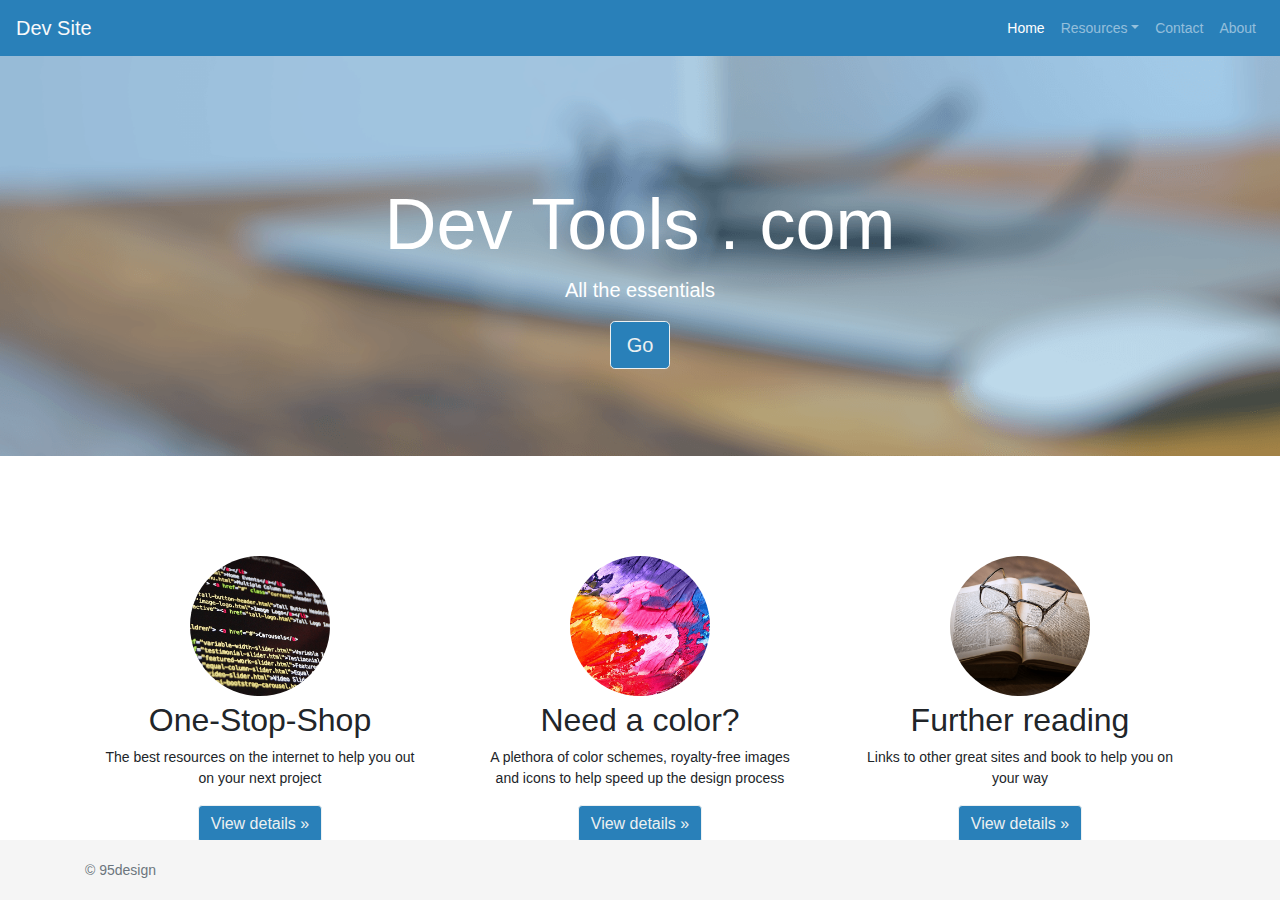
<file: index.html>
<!DOCTYPE html5>
<html lang="en" dir="ltr">

<head>
  <meta charset="utf-8">
  <meta name="viewport" content="width=device-width, initial-scale=1, shrink-to-fit=no">


  <title>Dev Site - Tools for every Developer</title>

  <!--bootstrap default css-->
  <link rel="stylesheet" href="https://stackpath.bootstrapcdn.com/bootstrap/4.5.2/css/bootstrap.min.css" integrity="sha384-JcKb8q3iqJ61gNV9KGb8thSsNjpSL0n8PARn9HuZOnIxN0hoP+VmmDGMN5t9UJ0Z" crossorigin="anonymous">


  <!--my custom css-->
  <link rel="stylesheet" href="css/styles.css">

  <!-- favicon -->
  <link rel="icon" href="images/favicon.svg" sizes="16x16" type="image/svg">

</head>

<body>

  <!-- Top nav start -->
  <nav class="navbar navbar-expand-lg navbar-dark">
    <a class="navbar-brand text-light" href="/index.html">Dev Site</a>
    <button class="navbar-toggler" type="button" data-toggle="collapse" data-target="#navbarSupportedContent" aria-controls="navbarSupportedContent" aria-expanded="false" aria-label="Toggle navigation">
      <span class="navbar-toggler-icon"></span>
    </button>

    <div class="collapse navbar-collapse justify-content-end text-light" id="navbarSupportedContent">
      <ul class="navbar-nav">

        <li class="nav-item">
          <a class="nav-link active" href="/index.html">Home</a>
        </li>
        <li class="nav-item dropdown">
          <a class="nav-link dropdown-toggle" data-toggle="dropdown" href="#" role="button" aria-haspopup="true" aria-expanded="false">Resources</a>
          <div class="dropdown-menu dropdown-menu-left">
            <a class="dropdown-item" href="/resources.html">Resources</a>
            <div class="dropdown-divider"></div>
            <h6 class="dropdown-header">CODING</h6>
            <a class="dropdown-item" href="/content/ios.html">iOS/Swift</a>
            <a class="dropdown-item" href="/content/javascript.html">Javascript</a>
            <a class="dropdown-item" href="/content/nodejs.html">NodeJS</a>
            <a class="dropdown-item" href="/content/bootstrap.html">Bootstrap</a>
            <div class="dropdown-divider"></div>
            <h6 class="dropdown-header">UI and UX</h6>
            <a class="dropdown-item" href="/content/palettes.html">Color Palettes</a>
            <a class="dropdown-item" href="/content/icons.html">Icons</a>
            <a class="dropdown-item" href="/content/images.html">Images</a>
            <div class="dropdown-divider"></div>
            <h6 class="dropdown-header">OTHER</h6>
            <a class="dropdown-item" href="/content/agile.html">Agile</a>
            <a class="dropdown-item" href="/content/books.html">Books</a>
            <a class="dropdown-item" href="/content/links.html">Links</a>
          </div>
        </li>
        <li class="nav-item">
          <a class="nav-link" href="/contact.html">Contact</a>
        </li>
        <li class="nav-item">
          <a class="nav-link" href="/about.html">About</a>
        </li>




      </ul>
    </div>
  </nav>
  <!-- Top nav End -->

  <main>
  <div class="header-img">
      <div class="container-fluid header-text">
        <h1 class="display-3">Dev Tools . com</h1>
        <p class="lead">All the essentials</p>
        <p>
          <a href="/resources.html" class="btn btn-primary btn-lg">Go</a>
        </p>
      </div>

  </div>
<div class="container site-description">
  <!-- Three columns of text below the carousel -->
      <div class="row">
        <div class="col-lg-4">
        <img class="feature-image" src="images/home/coding.png" alt="">
          <h2>One-Stop-Shop</h2>
          <p>The best resources on the internet to help you out on your next project</p>
          <a class="btn btn-primary" href="/resources.html" role="button">View details &raquo;</a>
        </div><!-- /.col-lg-4 -->
        <div class="col-lg-4">
          <img class="feature-image" src="images/home/colors.png" alt="">
          <h2>Need a color?</h2>
          <p>A plethora of color schemes, royalty-free images and icons to help speed up the design process</p>
          <a class="btn btn-primary" href="/resources.html" role="button">View details &raquo;</a>
        </div><!-- /.col-lg-4 -->
        <div class="col-lg-4">
          <img class="feature-image" src="images/home/book.png" alt="">
          <h2>Further reading</h2>
          <p>Links to other great sites and book to help you on your way</p>
          <a class="btn btn-primary" href="/resources.html" role="button">View details &raquo;</a>
        </div><!-- /.col-lg-4 -->
      </div><!-- /.row -->
</div>

  </main>







  </div>
  </div>

  <footer class="footer-sticky">
    <div class="container">
      <span class="text-muted">&#169; 95design</span>
    </div>
  </footer>



  <!--bootstrap javascript-->
  <script src="https://code.jquery.com/jquery-3.5.1.slim.min.js" integrity="sha384-DfXdz2htPH0lsSSs5nCTpuj/zy4C+OGpamoFVy38MVBnE+IbbVYUew+OrCXaRkfj" crossorigin="anonymous"></script>
  <script src="https://cdn.jsdelivr.net/npm/popper.js@1.16.1/dist/umd/popper.min.js" integrity="sha384-9/reFTGAW83EW2RDu2S0VKaIzap3H66lZH81PoYlFhbGU+6BZp6G7niu735Sk7lN" crossorigin="anonymous"></script>
  <script src="https://stackpath.bootstrapcdn.com/bootstrap/4.5.2/js/bootstrap.min.js" integrity="sha384-B4gt1jrGC7Jh4AgTPSdUtOBvfO8shuf57BaghqFfPlYxofvL8/KUEfYiJOMMV+rV" crossorigin="anonymous"></script>




</body>

</html>
</file>
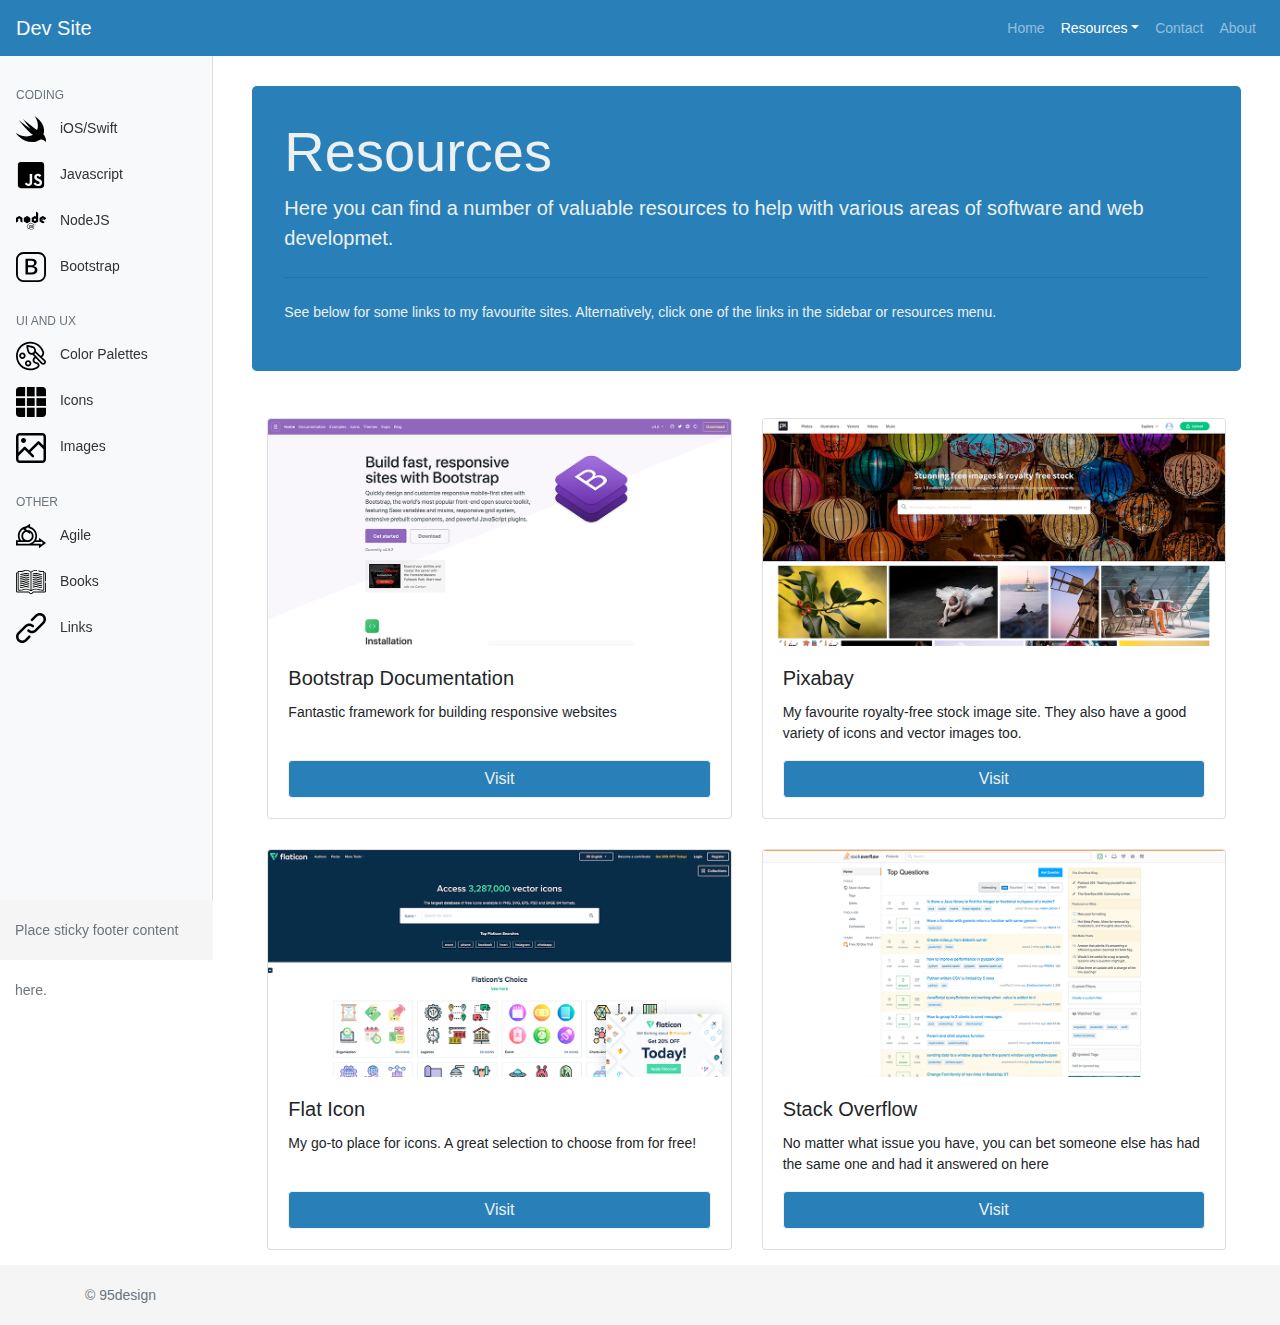
<file: resources.html>
<!DOCTYPE html5>
<html lang="en" dir="ltr">

<head>
  <meta charset="utf-8">
  <meta name="viewport" content="width=device-width, initial-scale=1, shrink-to-fit=no">


  <title>Resources</title>

  <!--bootstrap default css-->
  <link rel="stylesheet" href="https://stackpath.bootstrapcdn.com/bootstrap/4.5.2/css/bootstrap.min.css" integrity="sha384-JcKb8q3iqJ61gNV9KGb8thSsNjpSL0n8PARn9HuZOnIxN0hoP+VmmDGMN5t9UJ0Z" crossorigin="anonymous">


  <!--my custom css-->
  <link rel="stylesheet" href="css/styles.css">

  <!-- favicon -->
  <link rel="icon" href="images/favicon.svg" sizes="16x16" type="image/svg">

</head>

<body>


  <!-- Top nav start -->
  <nav class="navbar navbar-expand-lg navbar-dark">
    <a class="navbar-brand text-light" href="/index.html">Dev Site</a>
    <button class="navbar-toggler" type="button" data-toggle="collapse" data-target="#navbarSupportedContent" aria-controls="navbarSupportedContent" aria-expanded="false" aria-label="Toggle navigation">
      <span class="navbar-toggler-icon"></span>
    </button>

    <div class="collapse navbar-collapse justify-content-end text-light" id="navbarSupportedContent">
      <ul class="navbar-nav">

        <li class="nav-item">
          <a class="nav-link" href="/index.html">Home</a>
        </li>




        <li class="nav-item active dropdown">
          <a class="nav-link dropdown-toggle" data-toggle="dropdown" href="#" role="button" aria-haspopup="true" aria-expanded="false">Resources</a>
          <div class="dropdown-menu dropdown-menu-left">
            <a class="dropdown-item active" href="/resources.html">Resources</a>
            <div class="dropdown-divider"></div>
            <h6 class="dropdown-header">CODING</h6>
            <a class="dropdown-item" href="/content/ios.html">iOS/Swift</a>
            <a class="dropdown-item" href="/content/javascript.html">Javascript</a>
            <a class="dropdown-item" href="/content/nodejs.html">NodeJS</a>
            <a class="dropdown-item" href="/content/bootstrap.html">Bootstrap</a>

            <div class="dropdown-divider"></div>
            <h6 class="dropdown-header">UI and UX</h6>
            <a class="dropdown-item" href="/content/palettes.html">Color Palettes</a>
            <a class="dropdown-item" href="/content/icons.html">Icons</a>
            <a class="dropdown-item" href="/content/images.html">Images</a>

            <div class="dropdown-divider"></div>
            <h6 class="dropdown-header">OTHER</h6>
            <a class="dropdown-item" href="/content/agile.html">Agile</a>
            <a class="dropdown-item" href="/content/books.html">Books</a>
            <a class="dropdown-item" href="/content/links.html">Links</a>



          </div>
        </li>

        <li class="nav-item">
          <a class="nav-link" href="/contact.html">Contact</a>
        </li>
        <li class="nav-item">
          <a class="nav-link" href="/about.html">About</a>
        </li>




      </ul>
    </div>
  </nav>
  <!-- Top nav End -->

  <div class="container-fluid">
    <div class="row">

      <!-- Sidebar start -->
      <nav id="sidebarMenu" class="col-md-3 col-lg-2 d-md-block bg-light sidebar collapse">
        <div class="sidebar-sticky pt-3">
          <ul class="nav flex-column">
            <h6 class="sidebar-heading d-flex justify-content-between align-items-center px-3 mt-4 mb-1 text-muted">
              CODING
            </h6>
            <li class="nav-item">
              <a class="nav-link" href="/content/ios.html">
                <img class="sidebar-img" src="/images/nav-icons/swift.svg" width="30" height="30" alt="">
                <span class="nav-text">iOS/Swift</span>
              </a>
            </li>
            <li class="nav-item">
              <a class="nav-link" href="/content/javascript.html">
                <img class="sidebar-img" src="/images/nav-icons/javascript.svg" width="30" height="30" alt="">
                <span class="nav-text">Javascript</span>
              </a>
            </li>
            <li class="nav-item">
              <a class="nav-link" href="/content/nodejs.html">
                <img class="sidebar-img" src="/images/nav-icons/nodejs.svg" width="30" height="30" alt="">
                <span class="nav-text">NodeJS</span>
              </a>
            </li>
            <li class="nav-item">
              <a class="nav-link" href="/content/bootstrap.html">
                <img class="sidebar-img" src="/images/nav-icons/bootstrap.svg" width="30" height="30" alt="">
                <span class="nav-text">Bootstrap</span>
              </a>
            </li>
          </ul>
          <ul class="nav flex-column">
            <h6 class="sidebar-heading d-flex justify-content-between align-items-center px-3 mt-4 mb-1 text-muted">
              UI and UX
            </h6>
            <li class="nav-item">
              <a class="nav-link " href="/content/palettes.html">
                <img class="sidebar-img" src="/images/nav-icons/color-palette.svg" width="30" height="30" alt="">
                <span class="nav-text">Color Palettes</span>
              </a>
            </li>
            <li class="nav-item">
              <a class="nav-link" href="/content/icons.html">
                <img class="sidebar-img" src="/images/nav-icons/icon-grid.svg" width="30" height="30" alt="">
                <span class="nav-text">Icons</span>
              </a>
            </li>
            <li class="nav-item">
              <a class="nav-link" href="/content/images.html">
                <img class="sidebar-img" src="/images/nav-icons/images.svg" width="30" height="30" alt="">
                <span class="nav-text">Images</span>
              </a>
            </li>
          </ul>
          <ul class="nav flex-column">
            <h6 class="sidebar-heading d-flex justify-content-between align-items-center px-3 mt-4 mb-1 text-muted">
              Other
            </h6>
            <li class="nav-item">
              <a class="nav-link " href="/content/agile.html">
                <img class="sidebar-img" src="/images/nav-icons/agile.svg" width="30" height="30" alt="">
                <span class="nav-text">Agile</span>
              </a>
            </li>
            <li class="nav-item">
              <a class="nav-link" href="/content/books.html">
                <img class="sidebar-img" src="/images/nav-icons/books.svg" width="30" height="30" alt="">
                <span class="nav-text">Books</span>
              </a>
            </li>
            <li class="nav-item">
              <a class="nav-link" href="/content/links.html">
                <img class="sidebar-img" src="/images/nav-icons/links.svg" width="30" height="30" alt="">
                <span class="nav-text">Links</span>
              </a>
            </li>
          </ul>



        </div>

        <footer class="footer">
          <div class="container">
            <span class="text-muted">Place sticky footer content here.</span>
          </div>
        </footer>
      </nav>
      <!-- Sidebar end -->




      <main role="main" class="col-md-9 ml-sm-auto col-lg-10 px-md-4">
        <div id="resources-container" class="container">
          <div class="jumbotron resources-jumbotron">
            <h1 class="display-4">Resources</h1>
            <p class="lead">Here you can find a number of valuable resources to help with various areas of software and web developmet.</p>
            <hr class="my-4">
            <p>See below for some links to my favourite sites. Alternatively, click one of the links in the sidebar or resources menu.</p>
          </div>

          <div id="favourites" class="container">
            <div class="row">

              <div class="col-lg-6 col-sm-12">
                <div class="card">
                  <img src="/images/card-images/bootstrap.png" class="card-img-top" alt="...">
                  <div class="card-body">
                    <h5 class="card-title">Bootstrap Documentation</h5>
                    <p class="card-text">Fantastic framework for building responsive websites</p>
                    <br>
                    <a href="https://getbootstrap.com/" class="btn btn-primary btn-block float-right">Visit</a>
                  </div>
                </div>
              </div>
              <div class="col-lg-6 col-sm-12">
                <div class="card">
                  <img src="/images/card-images/pixabay.png" class="card-img-top" alt="...">
                  <div class="card-body">
                    <h5 class="card-title">Pixabay</h5>
                    <p class="card-text">My favourite royalty-free stock image site. They also have a good variety of icons and vector images too.</p>
                    <a href="https://pixabay.com/" class="btn btn-primary btn-block float-right">Visit</a>
                  </div>
                </div>
              </div>
              <div class="col-lg-6 col-sm-12">
                <div class="card">
                  <img src="/images/card-images/flaticon.png" class="card-img-top" alt="...">
                  <div class="card-body">
                    <h5 class="card-title">Flat Icon</h5>
                    <p class="card-text">My go-to place for icons. A great selection to choose from for free!</p>
                    <br>
                    <a href="https://www.flaticon.com/" class="btn btn-primary btn-block float-right">Visit</a>
                  </div>
                </div>
              </div>
              <div class="col-lg-6 col-sm-12">
                <div class="card">
                  <img src="/images/card-images/stackoverflow.png" class="card-img-top" alt="...">
                  <div class="card-body">
                    <h5 class="card-title">Stack Overflow</h5>
                    <p class="card-text">No matter what issue you have, you can bet someone else has had the same one and had it answered on here</p>
                    <a href="https://stackoverflow.com/" class="btn btn-primary btn-block float-right">Visit</a>
                  </div>
                </div>
              </div>
            </div>




          </div>



        </div>


      </main>


    </div>


  </div>





  <!--bootstrap javascript-->
  <script src="https://code.jquery.com/jquery-3.5.1.slim.min.js" integrity="sha384-DfXdz2htPH0lsSSs5nCTpuj/zy4C+OGpamoFVy38MVBnE+IbbVYUew+OrCXaRkfj" crossorigin="anonymous"></script>
  <script src="https://cdn.jsdelivr.net/npm/popper.js@1.16.1/dist/umd/popper.min.js" integrity="sha384-9/reFTGAW83EW2RDu2S0VKaIzap3H66lZH81PoYlFhbGU+6BZp6G7niu735Sk7lN" crossorigin="anonymous"></script>
  <script src="https://stackpath.bootstrapcdn.com/bootstrap/4.5.2/js/bootstrap.min.js" integrity="sha384-B4gt1jrGC7Jh4AgTPSdUtOBvfO8shuf57BaghqFfPlYxofvL8/KUEfYiJOMMV+rV" crossorigin="anonymous"></script>

  <footer class="footer">
    <div class="container">
      <span class="text-muted">&#169; 95design</span>
    </div>
  </footer>
</body>


</html>
</file>
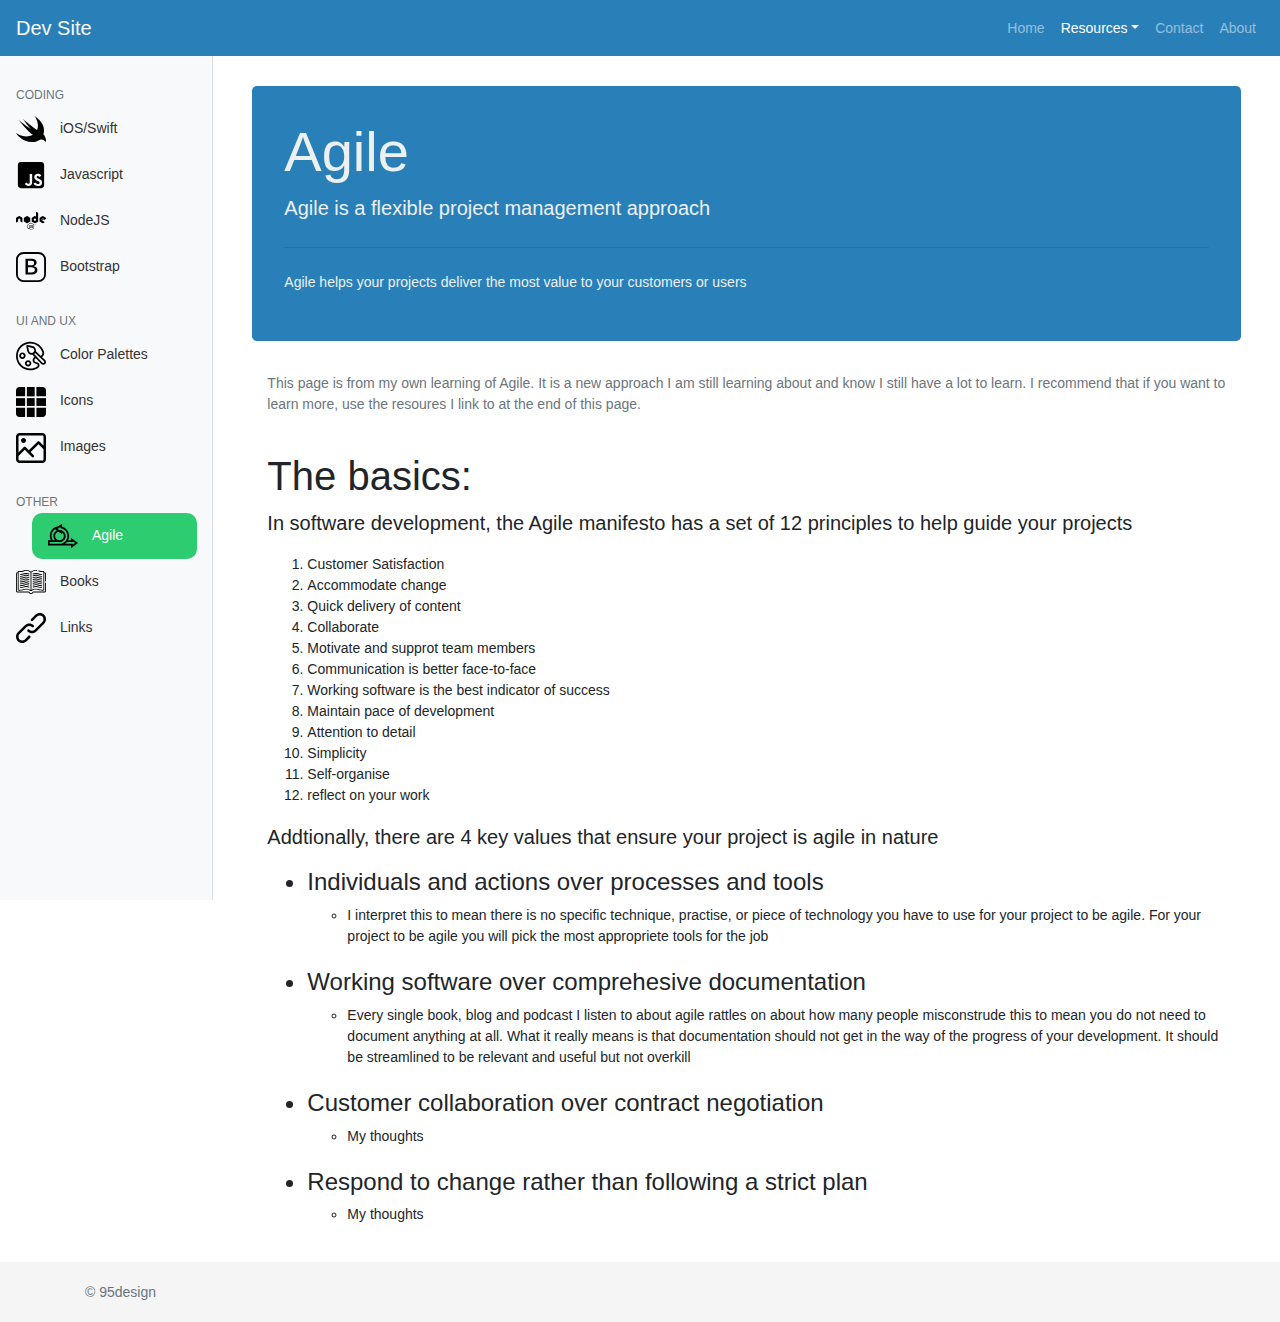
<file: content/agile.html>
<!DOCTYPE html5>
<html lang="en" dir="ltr">

<head>
  <meta charset="utf-8">
  <meta name="viewport" content="width=device-width, initial-scale=1, shrink-to-fit=no">


  <title>Template Page</title>

  <!--bootstrap default css-->
  <link rel="stylesheet" href="https://stackpath.bootstrapcdn.com/bootstrap/4.5.2/css/bootstrap.min.css" integrity="sha384-JcKb8q3iqJ61gNV9KGb8thSsNjpSL0n8PARn9HuZOnIxN0hoP+VmmDGMN5t9UJ0Z" crossorigin="anonymous">


  <!--my custom css-->
  <link rel="stylesheet" href="../css/styles.css">

  <!-- favicon -->
  <link rel="icon" href="../images/favicon.svg" sizes="16x16" type="image/svg">

</head>


<body>


  <!-- Top nav start -->
  <nav class="navbar navbar-expand-lg navbar-dark">
    <a class="navbar-brand text-light" href="/index.html">Dev Site</a>
    <button class="navbar-toggler" type="button" data-toggle="collapse" data-target="#navbarSupportedContent" aria-controls="navbarSupportedContent" aria-expanded="false" aria-label="Toggle navigation">
      <span class="navbar-toggler-icon"></span>
    </button>

    <div class="collapse navbar-collapse justify-content-end text-light" id="navbarSupportedContent">
      <ul class="navbar-nav">

        <li class="nav-item">
          <a class="nav-link" href="/index.html">Home</a>
        </li>




        <li class="nav-item active dropdown">
          <a class="nav-link dropdown-toggle" data-toggle="dropdown" href="#" role="button" aria-haspopup="true" aria-expanded="false">Resources</a>
          <div class="dropdown-menu dropdown-menu-left">
            <a class="dropdown-item" href="/resources.html">Resources</a>
            <div class="dropdown-divider"></div>
            <h6 class="dropdown-header">CODING</h6>
            <a class="dropdown-item" href="/content/ios.html">iOS/Swift</a>
            <a class="dropdown-item" href="/content/javascript.html">Javascript</a>
            <a class="dropdown-item" href="/content/nodejs.html">NodeJS</a>
            <a class="dropdown-item" href="/content/bootstrap.html">Bootstrap</a>

            <div class="dropdown-divider"></div>
            <h6 class="dropdown-header">UI and UX</h6>
            <a class="dropdown-item" href="/content/palettes.html">Color Palettes</a>
            <a class="dropdown-item" href="/content/icons.html">Icons</a>
            <a class="dropdown-item" href="/content/images.html">Images</a>

            <div class="dropdown-divider"></div>
            <h6 class="dropdown-header">OTHER</h6>
            <a class="dropdown-item active" href="/content/agile.html">Agile</a>
            <a class="dropdown-item" href="/content/books.html">Books</a>
            <a class="dropdown-item" href="/content/links.html">Links</a>



          </div>
        </li>

        <li class="nav-item">
          <a class="nav-link" href="/contact.html">Contact</a>
        </li>
        <li class="nav-item">
          <a class="nav-link" href="/about.html">About</a>
        </li>




      </ul>
    </div>
  </nav>
  <!-- Top nav End -->

  <div class="container-fluid">
    <div class="row">

      <!-- Sidebar start -->
      <nav id="sidebarMenu" class="col-md-3 col-lg-2 d-md-block bg-light sidebar collapse">
        <div class="sidebar-sticky pt-3">
          <ul class="nav flex-column">
            <h6 class="sidebar-heading d-flex justify-content-between align-items-center px-3 mt-4 mb-1 text-muted">
              CODING
            </h6>
            <li class="nav-item">
              <a class="nav-link" href="/content/ios.html">
                <img class="sidebar-img" src="/images/nav-icons/swift.svg" width="30" height="30" alt="">
                <span class="nav-text">iOS/Swift</span>
              </a>
            </li>
            <li class="nav-item">
              <a class="nav-link" href="/content/javascript.html">
                <img class="sidebar-img" src="/images/nav-icons/javascript.svg" width="30" height="30" alt="">
                <span class="nav-text">Javascript</span>
              </a>
            </li>
            <li class="nav-item">
              <a class="nav-link" href="/content/nodejs.html">
                <img class="sidebar-img" src="/images/nav-icons/nodejs.svg" width="30" height="30" alt="">
                <span class="nav-text">NodeJS</span>
              </a>
            </li>
            <li class="nav-item">
              <a class="nav-link" href="/content/bootstrap.html">
                <img class="sidebar-img" src="/images/nav-icons/bootstrap.svg" width="30" height="30" alt="">
                <span class="nav-text">Bootstrap</span>
              </a>
            </li>
          </ul>
          <ul class="nav flex-column">
            <h6 class="sidebar-heading d-flex justify-content-between align-items-center px-3 mt-4 mb-1 text-muted">
              UI and UX
            </h6>
            <li class="nav-item">
              <a class="nav-link" href="/content/palettes.html">
                <img class="sidebar-img" src="/images/nav-icons/color-palette.svg" width="30" height="30" alt="">
                <span class="nav-text">Color Palettes</span>
              </a>
            </li>
            <li class="nav-item">
              <a class="nav-link" href="/content/icons.html">
                <img class="sidebar-img" src="/images/nav-icons/icon-grid.svg" width="30" height="30" alt="">
                <span class="nav-text">Icons</span>
              </a>
            </li>
            <li class="nav-item">
              <a class="nav-link" href="/content/images.html">
                <img class="sidebar-img" src="/images/nav-icons/images.svg" width="30" height="30" alt="">
                <span class="nav-text">Images</span>
              </a>
            </li>
          </ul>
          <ul class="nav flex-column">
            <h6 class="sidebar-heading d-flex justify-content-between align-items-center px-3 mt-4 mb-1 text-muted">
              Other
            </h6>
            <li class="nav-item">
              <a class="nav-link active" href="/content/agile.html">
                <img class="sidebar-img" src="/images/nav-icons/agile.svg" width="30" height="30" alt="">
                <span class="nav-text">Agile</span>
              </a>
            </li>
            <li class="nav-item">
              <a class="nav-link" href="/content/books.html">
                <img class="sidebar-img" src="/images/nav-icons/books.svg" width="30" height="30" alt="">
                <span class="nav-text">Books</span>
              </a>
            </li>
            <li class="nav-item">
              <a class="nav-link" href="/content/links.html">
                <img class="sidebar-img" src="/images/nav-icons/links.svg" width="30" height="30" alt="">
                <span class="nav-text">Links</span>
              </a>
            </li>
          </ul>
        </div>
      </nav>
      <!-- Sidebar end -->

      <!-- main content -->
      <main role="main" class="col-md-9 ml-sm-auto col-lg-10 px-md-4">
        <div id="resources-container" class="container">
          <div class="jumbotron resources-jumbotron">
            <h1 class="display-4">Agile</h1>
            <p class="lead">Agile is a flexible project management approach</p>
            <hr class="my-4">
            <p>Agile helps your projects deliver the most value to your customers or users</p>
          </div>
          <div class="container">
            <p class=text-muted>This page is from my own learning of Agile. It is a new approach I am still learning about
                                and know I still have a lot to learn.
                                I recommend that if you want to learn more, use the resoures I link to at the end of this page.

            </p>
            <br>
            <h1>The basics:</h1>
            <p class="lead">In software development, the Agile manifesto has a set of 12 principles to help guide your projects</p>
              <ol>
                <li>Customer Satisfaction</li>
                <li>Accommodate change</li>
                <li>Quick delivery of content</li>
                <li>Collaborate</li>
                <li>Motivate and supprot team members</li>
                <li>Communication is better face-to-face</li>
                <li>Working software is the best indicator of success</li>
                <li>Maintain pace of development</li>
                <li>Attention to detail</li>
                <li>Simplicity</li>
                <li>Self-organise</li>
                <li>reflect on your work</li>
              </ol>
            <p class="lead">Addtionally, there are 4 key values that ensure your project is agile in nature</p>
            <ul>
              <li class="h4">Individuals and actions over processes and tools</li>
              <ul>
                <li>I interpret this to mean there is no specific technique, practise, or piece of technology you have to use for your
                    project to be agile. For your project to be agile you will pick the most appropriete tools for the job</li>
              </ul>
              <br>
              <li class="h4">Working software over comprehesive documentation</li>
                <ul>
                  <li>Every single book, blog and podcast I listen to about agile rattles on about how many people misconstrude this
                      to mean you do not need to document anything at all. What it really means is that documentation should not get in the
                      way of the progress of your development. It should be streamlined to be relevant and useful but not overkill</li>
                </ul>
                <br>
                <li class="h4">Customer collaboration over contract negotiation</li>
                <ul>
                  <li>My thoughts </li>
                </ul>
                <br>
                <li class="h4">Respond to change rather than following a strict plan</li>
                <ul>
                  <li>My thoughts </li>
                </ul>
                <br>

            </ul>


          </div>



        </div>
      </main>
      <!-- end of main content -->


    </div>
  </div>

  <footer class="footer">
    <div class="container">
      <span class="text-muted">&#169; 95design</span>
    </div>
  </footer>


  <!--bootstrap javascript-->
  <script src="https://code.jquery.com/jquery-3.5.1.slim.min.js" integrity="sha384-DfXdz2htPH0lsSSs5nCTpuj/zy4C+OGpamoFVy38MVBnE+IbbVYUew+OrCXaRkfj" crossorigin="anonymous"></script>
  <script src="https://cdn.jsdelivr.net/npm/popper.js@1.16.1/dist/umd/popper.min.js" integrity="sha384-9/reFTGAW83EW2RDu2S0VKaIzap3H66lZH81PoYlFhbGU+6BZp6G7niu735Sk7lN" crossorigin="anonymous"></script>
  <script src="https://stackpath.bootstrapcdn.com/bootstrap/4.5.2/js/bootstrap.min.js" integrity="sha384-B4gt1jrGC7Jh4AgTPSdUtOBvfO8shuf57BaghqFfPlYxofvL8/KUEfYiJOMMV+rV" crossorigin="anonymous"></script>


</body>


</html>
</file>
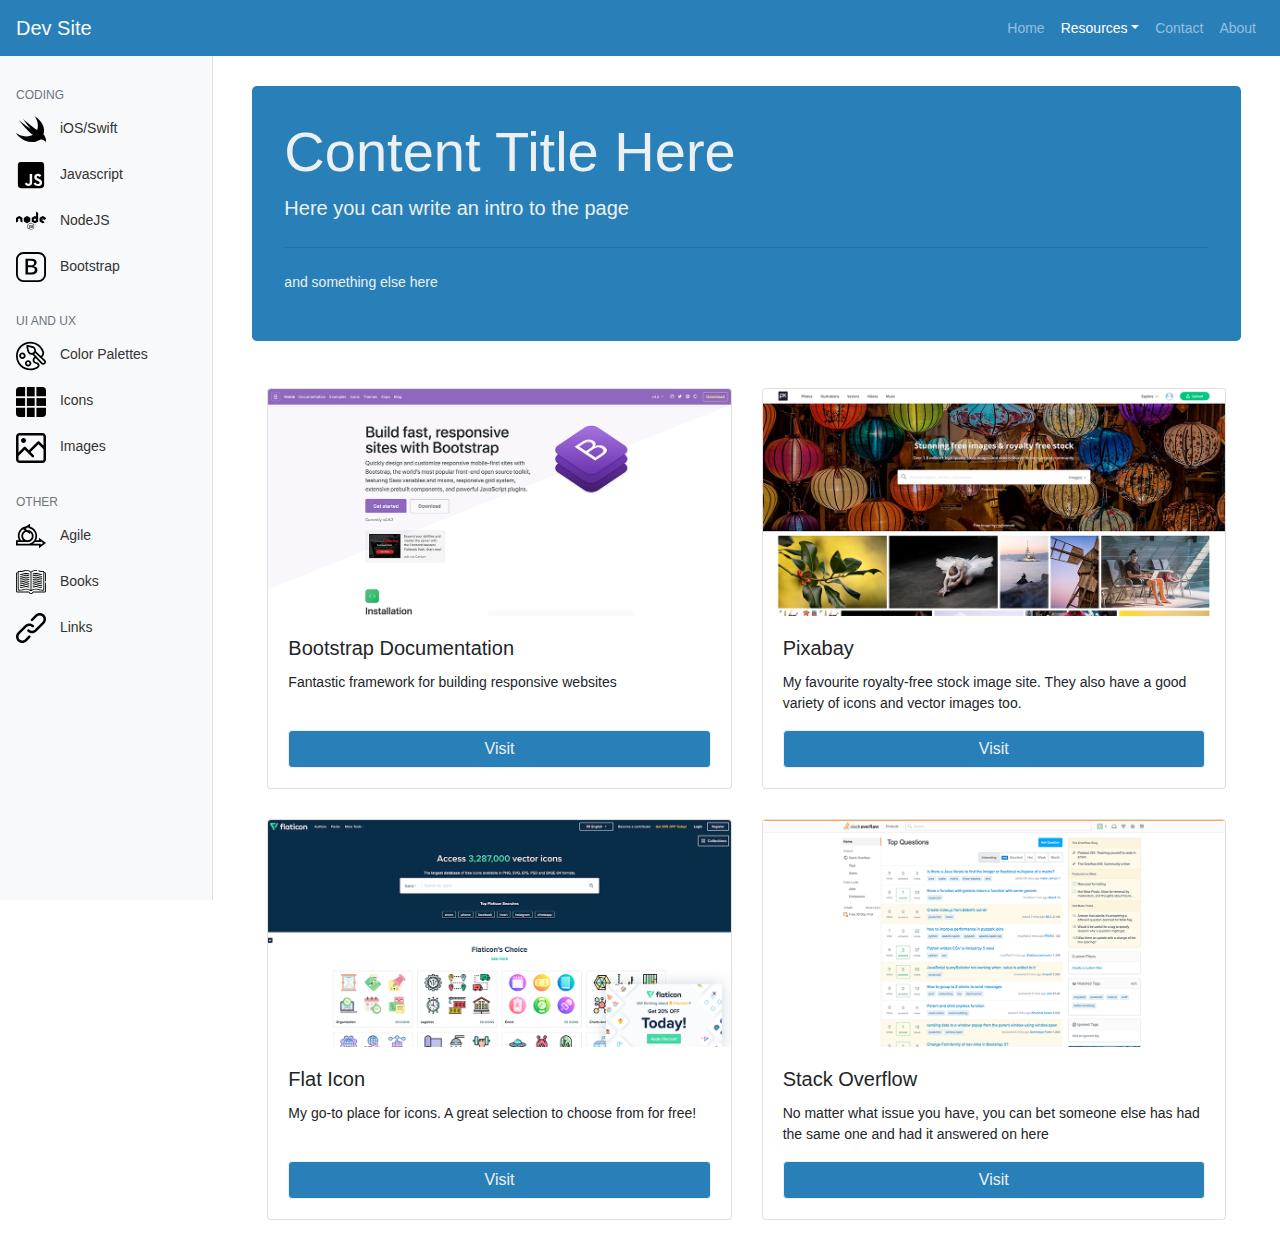
<file: content/content-page-template.html>
<!DOCTYPE html5>
<html lang="en" dir="ltr">

<head>
  <meta charset="utf-8">
  <meta name="viewport" content="width=device-width, initial-scale=1, shrink-to-fit=no">


  <title>Template Page</title>

  <!--bootstrap default css-->
  <link rel="stylesheet" href="https://stackpath.bootstrapcdn.com/bootstrap/4.5.2/css/bootstrap.min.css" integrity="sha384-JcKb8q3iqJ61gNV9KGb8thSsNjpSL0n8PARn9HuZOnIxN0hoP+VmmDGMN5t9UJ0Z" crossorigin="anonymous">


  <!--my custom css-->
  <link rel="stylesheet" href="../css/styles.css">

  <!-- favicon -->
  <link rel="icon" href="../images/favicon.svg" sizes="16x16" type="image/svg">

</head>


<body>


  <!-- Top nav start -->
  <nav class="navbar navbar-expand-lg navbar-dark">
    <a class="navbar-brand text-light" href="/index.html">Dev Site</a>
    <button class="navbar-toggler" type="button" data-toggle="collapse" data-target="#navbarSupportedContent" aria-controls="navbarSupportedContent" aria-expanded="false" aria-label="Toggle navigation">
      <span class="navbar-toggler-icon"></span>
    </button>

    <div class="collapse navbar-collapse justify-content-end text-light" id="navbarSupportedContent">
      <ul class="navbar-nav">

        <li class="nav-item">
          <a class="nav-link" href="/index.html">Home</a>
        </li>




        <li class="nav-item active dropdown">
          <a class="nav-link dropdown-toggle" data-toggle="dropdown" href="#" role="button" aria-haspopup="true" aria-expanded="false">Resources</a>
          <div class="dropdown-menu dropdown-menu-left">
            <a class="dropdown-item" href="/resources.html">Resources</a>
            <div class="dropdown-divider"></div>
            <h6 class="dropdown-header">CODING</h6>
            <a class="dropdown-item" href="/content/ios.html">iOS/Swift</a>
            <a class="dropdown-item" href="/content/javascript.html">Javascript</a>
            <a class="dropdown-item" href="/content/nodejs.html">NodeJS</a>
            <a class="dropdown-item" href="/content/bootstrap.html">Bootstrap</a>

            <div class="dropdown-divider"></div>
            <h6 class="dropdown-header">UI and UX</h6>
            <a class="dropdown-item" href="/content/palettes.html">Color Palettes</a>
            <a class="dropdown-item" href="/content/icons.html">Icons</a>
            <a class="dropdown-item" href="/content/images.html">Images</a>

            <div class="dropdown-divider"></div>
            <h6 class="dropdown-header">OTHER</h6>
            <a class="dropdown-item" href="/content/agile.html">Agile</a>
            <a class="dropdown-item" href="/content/books.html">Books</a>
            <a class="dropdown-item" href="/content/links.html">Links</a>



          </div>
        </li>

        <li class="nav-item">
          <a class="nav-link" href="/contact.html">Contact</a>
        </li>
        <li class="nav-item">
          <a class="nav-link" href="/about.html">About</a>
        </li>




      </ul>
    </div>
  </nav>
  <!-- Top nav End -->

  <div class="container-fluid">
    <div class="row">

      <!-- Sidebar start -->
      <nav id="sidebarMenu" class="col-md-3 col-lg-2 d-md-block bg-light sidebar collapse">
        <div class="sidebar-sticky pt-3">
          <ul class="nav flex-column">
            <h6 class="sidebar-heading d-flex justify-content-between align-items-center px-3 mt-4 mb-1 text-muted">
              CODING
            </h6>
            <li class="nav-item">
              <a class="nav-link" href="/content/ios.html">
                <img class="sidebar-img" src="/images/nav-icons/swift.svg" width="30" height="30" alt="">
                <span class="nav-text">iOS/Swift</span>
              </a>
            </li>
            <li class="nav-item">
              <a class="nav-link" href="/content/javascript.html">
                <img class="sidebar-img" src="/images/nav-icons/javascript.svg" width="30" height="30" alt="">
                <span class="nav-text">Javascript</span>
              </a>
            </li>
            <li class="nav-item">
              <a class="nav-link" href="/content/nodejs.html">
                <img class="sidebar-img" src="/images/nav-icons/nodejs.svg" width="30" height="30" alt="">
                <span class="nav-text">NodeJS</span>
              </a>
            </li>
            <li class="nav-item">
              <a class="nav-link" href="/content/bootstrap.html">
                <img class="sidebar-img" src="/images/nav-icons/bootstrap.svg" width="30" height="30" alt="">
                <span class="nav-text">Bootstrap</span>
              </a>
            </li>
          </ul>
          <ul class="nav flex-column">
            <h6 class="sidebar-heading d-flex justify-content-between align-items-center px-3 mt-4 mb-1 text-muted">
              UI and UX
            </h6>
            <li class="nav-item">
              <a class="nav-link" href="/content/palettes.html">
                <img class="sidebar-img" src="/images/nav-icons/color-palette.svg" width="30" height="30" alt="">
                <span class="nav-text">Color Palettes</span>
              </a>
            </li>
            <li class="nav-item">
              <a class="nav-link" href="/content/icons.html">
                <img class="sidebar-img" src="/images/nav-icons/icon-grid.svg" width="30" height="30" alt="">
                <span class="nav-text">Icons</span>
              </a>
            </li>
            <li class="nav-item">
              <a class="nav-link" href="/content/images.html">
                <img class="sidebar-img" src="/images/nav-icons/images.svg" width="30" height="30" alt="">
                <span class="nav-text">Images</span>
              </a>
            </li>
          </ul>
          <ul class="nav flex-column">
            <h6 class="sidebar-heading d-flex justify-content-between align-items-center px-3 mt-4 mb-1 text-muted">
              Other
            </h6>
            <li class="nav-item">
              <a class="nav-link" href="/content/agile.html">
                <img class="sidebar-img" src="/images/nav-icons/agile.svg" width="30" height="30" alt="">
                <span class="nav-text">Agile</span>
              </a>
            </li>
            <li class="nav-item">
              <a class="nav-link" href="/content/books.html">
                <img class="sidebar-img" src="/images/nav-icons/books.svg" width="30" height="30" alt="">
                <span class="nav-text">Books</span>
              </a>
            </li>
            <li class="nav-item">
              <a class="nav-link" href="/content/links.html">
                <img class="sidebar-img" src="/images/nav-icons/links.svg" width="30" height="30" alt="">
                <span class="nav-text">Links</span>
              </a>
            </li>
          </ul>
        </div>
      </nav>
      <!-- Sidebar end -->


      <main role="main" class="col-md-9 ml-sm-auto col-lg-10 px-md-4">
        <div id="resources-container" class="container">
          <div class="jumbotron resources-jumbotron">
            <h1 class="display-4">Content Title Here</h1>
            <p class="lead">Here you can write an intro to the page</p>
            <hr class="my-4">
            <p>and something else here</p>
          </div>

          <div id="favourites" class="container">
            <div class="row">

              <div class="col-lg-6 col-sm-12">
                <div class="card">
                  <img src="/images/card-images/bootstrap.png" class="card-img-top" alt="...">
                  <div class="card-body">
                    <h5 class="card-title">Bootstrap Documentation</h5>
                    <p class="card-text">Fantastic framework for building responsive websites</p>
                    <br>
                    <a href="https://getbootstrap.com/" class="btn btn-primary btn-block float-right">Visit</a>
                  </div>
                </div>
              </div>
              <div class="col-lg-6 col-sm-12">
                <div class="card">
                  <img src="/images/card-images/pixabay.png" class="card-img-top" alt="...">
                  <div class="card-body">
                    <h5 class="card-title">Pixabay</h5>
                    <p class="card-text">My favourite royalty-free stock image site. They also have a good variety of icons and vector images too.</p>
                    <a href="https://pixabay.com/" class="btn btn-primary btn-block float-right">Visit</a>
                  </div>
                </div>
              </div>
              <div class="col-lg-6 col-sm-12">
                <div class="card">
                  <img src="/images/card-images/flaticon.png" class="card-img-top" alt="...">
                  <div class="card-body">
                    <h5 class="card-title">Flat Icon</h5>
                    <p class="card-text">My go-to place for icons. A great selection to choose from for free!</p>
                    <br>
                    <a href="https://www.flaticon.com/" class="btn btn-primary btn-block float-right">Visit</a>
                  </div>
                </div>
              </div>
              <div class="col-lg-6 col-sm-12">
                <div class="card">
                  <img src="/images/card-images/stackoverflow.png" class="card-img-top" alt="...">
                  <div class="card-body">
                    <h5 class="card-title">Stack Overflow</h5>
                    <p class="card-text">No matter what issue you have, you can bet someone else has had the same one and had it answered on here</p>
                    <a href="https://stackoverflow.com/" class="btn btn-primary btn-block float-right">Visit</a>
                  </div>
                </div>
              </div>
            </div>




          </div>



        </div>
      </main>
    </div>
  </div>




  <!--bootstrap javascript-->
  <script src="https://code.jquery.com/jquery-3.5.1.slim.min.js" integrity="sha384-DfXdz2htPH0lsSSs5nCTpuj/zy4C+OGpamoFVy38MVBnE+IbbVYUew+OrCXaRkfj" crossorigin="anonymous"></script>
  <script src="https://cdn.jsdelivr.net/npm/popper.js@1.16.1/dist/umd/popper.min.js" integrity="sha384-9/reFTGAW83EW2RDu2S0VKaIzap3H66lZH81PoYlFhbGU+6BZp6G7niu735Sk7lN" crossorigin="anonymous"></script>
  <script src="https://stackpath.bootstrapcdn.com/bootstrap/4.5.2/js/bootstrap.min.js" integrity="sha384-B4gt1jrGC7Jh4AgTPSdUtOBvfO8shuf57BaghqFfPlYxofvL8/KUEfYiJOMMV+rV" crossorigin="anonymous"></script>


</body>


</html>
</file>
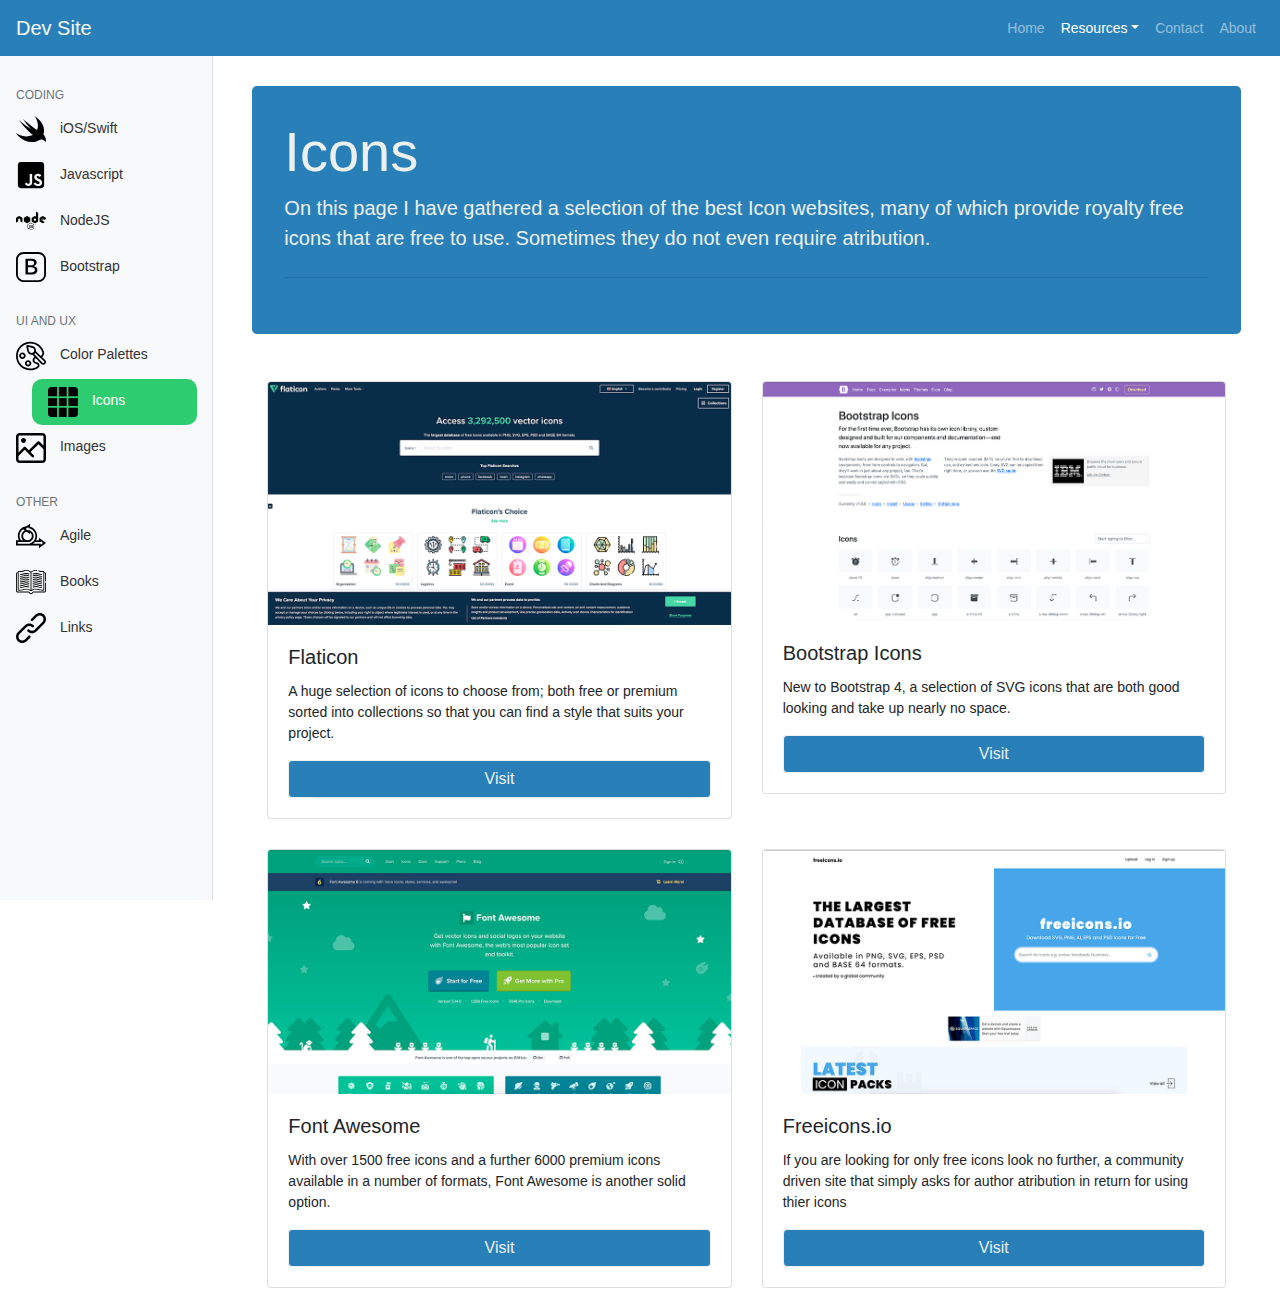
<file: content/icons.html>
<!DOCTYPE html5>
<html lang="en" dir="ltr">

<head>
  <meta charset="utf-8">
  <meta name="viewport" content="width=device-width, initial-scale=1, shrink-to-fit=no">


  <title>Icons</title>

  <!--bootstrap default css-->
  <link rel="stylesheet" href="https://stackpath.bootstrapcdn.com/bootstrap/4.5.2/css/bootstrap.min.css" integrity="sha384-JcKb8q3iqJ61gNV9KGb8thSsNjpSL0n8PARn9HuZOnIxN0hoP+VmmDGMN5t9UJ0Z" crossorigin="anonymous">


  <!--my custom css-->
  <link rel="stylesheet" href="../css/styles.css">

  <!-- favicon -->
  <link rel="icon" href="../images/favicon.svg" sizes="16x16" type="image/svg">

</head>
<body>


  <!-- Top nav start -->
  <nav class="navbar navbar-expand-lg navbar-dark">
    <a class="navbar-brand text-light" href="/index.html">Dev Site</a>
    <button class="navbar-toggler" type="button" data-toggle="collapse" data-target="#navbarSupportedContent" aria-controls="navbarSupportedContent" aria-expanded="false" aria-label="Toggle navigation">
      <span class="navbar-toggler-icon"></span>
    </button>

    <div class="collapse navbar-collapse justify-content-end text-light" id="navbarSupportedContent">
      <ul class="navbar-nav">

        <li class="nav-item">
          <a class="nav-link" href="/index.html">Home</a>
        </li>




        <li class="nav-item active dropdown">
          <a class="nav-link dropdown-toggle" data-toggle="dropdown" href="#" role="button" aria-haspopup="true" aria-expanded="false">Resources</a>
          <div class="dropdown-menu dropdown-menu-left">
            <a class="dropdown-item" href="/resources.html">Resources</a>
            <div class="dropdown-divider"></div>
            <h6 class="dropdown-header">CODING</h6>
            <a class="dropdown-item" href="/content/ios.html">iOS/Swift</a>
            <a class="dropdown-item" href="/content/javascript.html">Javascript</a>
            <a class="dropdown-item" href="/content/nodejs.html">NodeJS</a>
            <a class="dropdown-item" href="/content/bootstrap.html">Bootstrap</a>

            <div class="dropdown-divider"></div>
            <h6 class="dropdown-header">UI and UX</h6>
            <a class="dropdown-item" href="/content/palettes.html">Color Palettes</a>
            <a class="dropdown-item active" href="/content/icons.html">Icons</a>
            <a class="dropdown-item" href="/content/images.html">Images</a>

            <div class="dropdown-divider"></div>
            <h6 class="dropdown-header">OTHER</h6>
            <a class="dropdown-item" href="/content/agile.html">Agile</a>
            <a class="dropdown-item" href="/content/books.html">Books</a>
            <a class="dropdown-item" href="/content/links.html">Links</a>



          </div>
        </li>

        <li class="nav-item">
          <a class="nav-link" href="/contact.html">Contact</a>
        </li>
        <li class="nav-item">
          <a class="nav-link" href="/about.html">About</a>
        </li>




      </ul>
    </div>
  </nav>
  <!-- Top nav End -->

  <div class="container-fluid">
    <div class="row">

      <!-- Sidebar start -->
      <nav id="sidebarMenu" class="col-md-3 col-lg-2 d-md-block bg-light sidebar collapse">
        <div class="sidebar-sticky pt-3">
          <ul class="nav flex-column">
            <h6 class="sidebar-heading d-flex justify-content-between align-items-center px-3 mt-4 mb-1 text-muted">
              CODING
            </h6>
            <li class="nav-item">
              <a class="nav-link" href="/content/ios.html">
                <img class="sidebar-img" src="/images/nav-icons/swift.svg" width="30" height="30" alt="">
                <span class="nav-text">iOS/Swift</span>
              </a>
            </li>
            <li class="nav-item">
              <a class="nav-link" href="/content/javascript.html">
                <img class="sidebar-img" src="/images/nav-icons/javascript.svg" width="30" height="30" alt="">
                <span class="nav-text">Javascript</span>
              </a>
            </li>
            <li class="nav-item">
              <a class="nav-link" href="/content/nodejs.html">
                <img class="sidebar-img" src="/images/nav-icons/nodejs.svg" width="30" height="30" alt="">
                <span class="nav-text">NodeJS</span>
              </a>
            </li>
            <li class="nav-item">
              <a class="nav-link" href="/content/bootstrap.html">
                <img class="sidebar-img" src="/images/nav-icons/bootstrap.svg" width="30" height="30" alt="">
                <span class="nav-text">Bootstrap</span>
              </a>
            </li>
          </ul>
          <ul class="nav flex-column">
            <h6 class="sidebar-heading d-flex justify-content-between align-items-center px-3 mt-4 mb-1 text-muted">
              UI and UX
            </h6>
            <li class="nav-item">
              <a class="nav-link" href="/content/palettes.html">
                <img class="sidebar-img" src="/images/nav-icons/color-palette.svg" width="30" height="30" alt="">
                <span class="nav-text">Color Palettes</span>
              </a>
            </li>
            <li class="nav-item">
              <a class="nav-link active" href="/content/icons.html">
                <img class="sidebar-img" src="/images/nav-icons/icon-grid.svg" width="30" height="30" alt="">
                <span class="nav-text">Icons</span>
              </a>
            </li>
            <li class="nav-item">
              <a class="nav-link" href="/content/images.html">
                <img class="sidebar-img" src="/images/nav-icons/images.svg" width="30" height="30" alt="">
                <span class="nav-text">Images</span>
              </a>
            </li>
          </ul>
          <ul class="nav flex-column">
            <h6 class="sidebar-heading d-flex justify-content-between align-items-center px-3 mt-4 mb-1 text-muted">
              Other
            </h6>
            <li class="nav-item">
              <a class="nav-link " href="/content/agile.html">
                <img class="sidebar-img" src="/images/nav-icons/agile.svg" width="30" height="30" alt="">
                <span class="nav-text">Agile</span>
              </a>
            </li>
            <li class="nav-item">
              <a class="nav-link" href="/content/books.html">
                <img class="sidebar-img" src="/images/nav-icons/books.svg" width="30" height="30" alt="">
                <span class="nav-text">Books</span>
              </a>
            </li>
            <li class="nav-item">
              <a class="nav-link" href="/content/links.html">
                <img class="sidebar-img" src="/images/nav-icons/links.svg" width="30" height="30" alt="">
                <span class="nav-text">Links</span>
              </a>
            </li>
          </ul>
        </div>
      </nav>
      <!-- Sidebar end -->

<!-- Main page contents -->
      <main role="main" class="col-md-9 ml-sm-auto col-lg-10 px-md-4">
        <div id="resources-container" class="container">
          <div class="jumbotron resources-jumbotron">
            <h1 class="display-4">Icons</h1>
            <p class="lead">
              On this page I have gathered a selection of the best Icon websites, many of which provide royalty free icons that are free to use.
              Sometimes they do not even require atribution.
            </p>
            <hr class="my-4">

          </div>

          <div id="favourites" class="container">
            <div class="row">

              <div class="col-lg-6 col-sm-12">
                <div class="card">
                  <img src="/images/card-images/icons/flaticon.png" class="card-img-top" alt="...">
                  <div class="card-body">
                    <h5 class="card-title">Flaticon</h5>
                    <p class="card-text">A huge selection of icons to choose from; both free or premium sorted into collections so that you can find a style that suits your project.</p>
                    <a href="https://www.flaticon.com/" class="btn btn-primary btn-block">Visit</a>
                  </div>
                </div>
              </div>
              <div class="col-lg-6 col-sm-12">
                <div class="card">
                  <img src="/images/card-images/icons/bootstrap-icons.png" class="card-img-top" alt="...">
                  <div class="card-body">
                    <h5 class="card-title">Bootstrap Icons</h5>
                    <p class="card-text">New to Bootstrap 4, a selection of SVG icons that are both good looking and take up nearly no space.</p>
                    <a href="https://icons.getbootstrap.com/" class="btn btn-primary btn-block">Visit</a>
                  </div>
                </div>
              </div>
              <div class="col-lg-6 col-sm-12">
                <div class="card">
                  <img src="/images/card-images/icons/font awesome.png" class="card-img-top" alt="...">
                  <div class="card-body">
                    <h5 class="card-title">Font Awesome</h5>
                    <p class="card-text">With over 1500 free icons and a further 6000 premium icons available in a number of formats, Font Awesome is another solid option.</p>
                    <a href="https://fontawesome.com/icons" class="btn btn-primary btn-block">Visit</a>
                  </div>
                </div>
              </div>
              <div class="col-lg-6 col-sm-12">
                <div class="card">
                  <img src="/images/card-images/icons/freeicons.png" class="card-img-top" alt="...">
                  <div class="card-body">
                    <h5 class="card-title">Freeicons.io</h5>
                    <p class="card-text">If you are looking for only free icons look no further, a community driven site that simply asks for author atribution in return for using thier icons</p>
                    <a href="https://freeicons.io/" class="btn btn-primary btn-block">Visit</a>
                  </div>
                </div>
              </div>
            </div>




          </div>



        </div>
      </main>
<!-- Main page contents end -->
    </div>
  </div>




  <!--bootstrap javascript-->
  <script src="https://code.jquery.com/jquery-3.5.1.slim.min.js" integrity="sha384-DfXdz2htPH0lsSSs5nCTpuj/zy4C+OGpamoFVy38MVBnE+IbbVYUew+OrCXaRkfj" crossorigin="anonymous"></script>
  <script src="https://cdn.jsdelivr.net/npm/popper.js@1.16.1/dist/umd/popper.min.js" integrity="sha384-9/reFTGAW83EW2RDu2S0VKaIzap3H66lZH81PoYlFhbGU+6BZp6G7niu735Sk7lN" crossorigin="anonymous"></script>
  <script src="https://stackpath.bootstrapcdn.com/bootstrap/4.5.2/js/bootstrap.min.js" integrity="sha384-B4gt1jrGC7Jh4AgTPSdUtOBvfO8shuf57BaghqFfPlYxofvL8/KUEfYiJOMMV+rV" crossorigin="anonymous"></script>


</body>


</html>
</file>
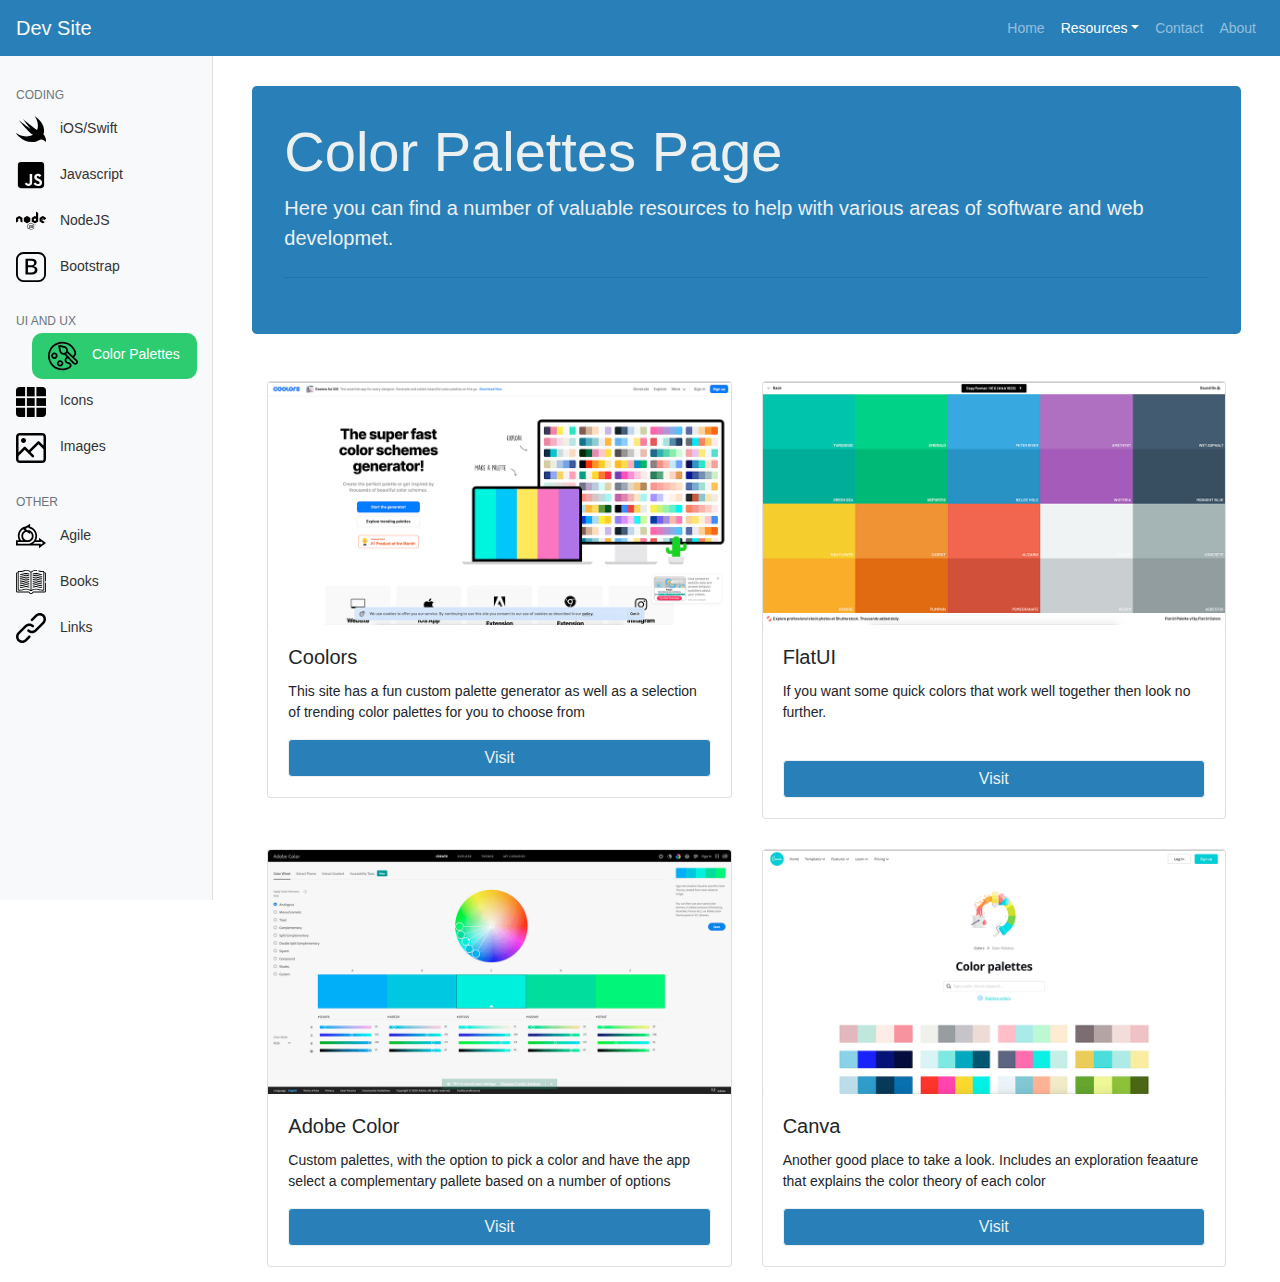
<file: content/palettes.html>
<!DOCTYPE html5>
<html lang="en" dir="ltr">

<head>
  <meta charset="utf-8">
  <meta name="viewport" content="width=device-width, initial-scale=1, shrink-to-fit=no">


  <title>Color Palettes</title>

  <!--bootstrap default css-->
  <link rel="stylesheet" href="https://stackpath.bootstrapcdn.com/bootstrap/4.5.2/css/bootstrap.min.css" integrity="sha384-JcKb8q3iqJ61gNV9KGb8thSsNjpSL0n8PARn9HuZOnIxN0hoP+VmmDGMN5t9UJ0Z" crossorigin="anonymous">


  <!--my custom css-->
  <link rel="stylesheet" href="../css/styles.css">

  <!-- favicon -->
  <link rel="icon" href="../images/favicon.svg" sizes="16x16" type="image/svg">

</head>


<body>


  <!-- Top nav start -->
  <nav class="navbar navbar-expand-lg navbar-dark">
    <a class="navbar-brand text-light" href="/index.html">Dev Site</a>
    <button class="navbar-toggler" type="button" data-toggle="collapse" data-target="#navbarSupportedContent" aria-controls="navbarSupportedContent" aria-expanded="false" aria-label="Toggle navigation">
      <span class="navbar-toggler-icon"></span>
    </button>

    <div class="collapse navbar-collapse justify-content-end text-light" id="navbarSupportedContent">
      <ul class="navbar-nav">

        <li class="nav-item">
          <a class="nav-link" href="/index.html">Home</a>
        </li>




        <li class="nav-item active dropdown">
          <a class="nav-link dropdown-toggle" data-toggle="dropdown" href="#" role="button" aria-haspopup="true" aria-expanded="false">Resources</a>
          <div class="dropdown-menu dropdown-menu-left">
            <a class="dropdown-item" href="/resources.html">Resources</a>
            <div class="dropdown-divider"></div>
            <h6 class="dropdown-header">CODING</h6>
            <a class="dropdown-item" href="/content/ios.html">iOS/Swift</a>
            <a class="dropdown-item" href="/content/javascript.html">Javascript</a>
            <a class="dropdown-item" href="/content/nodejs.html">NodeJS</a>
            <a class="dropdown-item" href="/content/bootstrap.html">Bootstrap</a>

            <div class="dropdown-divider"></div>
            <h6 class="dropdown-header">UI and UX</h6>
            <a class="dropdown-item active" href="/content/palettes.html">Color Palettes</a>
            <a class="dropdown-item" href="/content/icons.html">Icons</a>
            <a class="dropdown-item" href="/content/images.html">Images</a>

            <div class="dropdown-divider"></div>
            <h6 class="dropdown-header">OTHER</h6>
            <a class="dropdown-item" href="/content/agile.html">Agile</a>
            <a class="dropdown-item" href="/content/books.html">Books</a>
            <a class="dropdown-item" href="/content/links.html">Links</a>



          </div>
        </li>

        <li class="nav-item">
          <a class="nav-link" href="/contact.html">Contact</a>
        </li>
        <li class="nav-item">
          <a class="nav-link" href="/about.html">About</a>
        </li>




      </ul>
    </div>
  </nav>
  <!-- Top nav End -->

  <div class="container-fluid">
    <div class="row">

      <!-- Sidebar start -->
      <nav id="sidebarMenu" class="col-md-3 col-lg-2 d-md-block bg-light sidebar collapse">
        <div class="sidebar-sticky pt-3">
          <ul class="nav flex-column">
            <h6 class="sidebar-heading d-flex justify-content-between align-items-center px-3 mt-4 mb-1 text-muted">
              CODING
            </h6>
            <li class="nav-item">
              <a class="nav-link" href="/content/ios.html">
                <img class="sidebar-img" src="/images/nav-icons/swift.svg" width="30" height="30" alt="">
                <span class="nav-text">iOS/Swift</span>
              </a>
            </li>
            <li class="nav-item">
              <a class="nav-link" href="/content/javascript.html">
                <img class="sidebar-img" src="/images/nav-icons/javascript.svg" width="30" height="30" alt="">
                <span class="nav-text">Javascript</span>
              </a>
            </li>
            <li class="nav-item">
              <a class="nav-link" href="/content/nodejs.html">
                <img class="sidebar-img" src="/images/nav-icons/nodejs.svg" width="30" height="30" alt="">
                <span class="nav-text">NodeJS</span>
              </a>
            </li>
            <li class="nav-item">
              <a class="nav-link" href="/content/bootstrap.html">
                <img class="sidebar-img" src="/images/nav-icons/bootstrap.svg" width="30" height="30" alt="">
                <span class="nav-text">Bootstrap</span>
              </a>
            </li>
          </ul>
          <ul class="nav flex-column">
            <h6 class="sidebar-heading d-flex justify-content-between align-items-center px-3 mt-4 mb-1 text-muted">
              UI and UX
            </h6>
            <li class="nav-item">
              <a class="nav-link active" href="/content/palettes.html">
                <img class="sidebar-img" src="/images/nav-icons/color-palette.svg" width="30" height="30" alt="">
                <span class="nav-text">Color Palettes</span>
              </a>
            </li>
            <li class="nav-item">
              <a class="nav-link" href="/content/icons.html">
                <img class="sidebar-img" src="/images/nav-icons/icon-grid.svg" width="30" height="30" alt="">
                <span class="nav-text">Icons</span>
              </a>
            </li>
            <li class="nav-item">
              <a class="nav-link" href="/content/images.html">
                <img class="sidebar-img" src="/images/nav-icons/images.svg" width="30" height="30" alt="">
                <span class="nav-text">Images</span>
              </a>
            </li>
          </ul>
          <ul class="nav flex-column">
            <h6 class="sidebar-heading d-flex justify-content-between align-items-center px-3 mt-4 mb-1 text-muted">
              Other
            </h6>
            <li class="nav-item">
              <a class="nav-link " href="/content/agile.html">
                <img class="sidebar-img" src="/images/nav-icons/agile.svg" width="30" height="30" alt="">
                <span class="nav-text">Agile</span>
              </a>
            </li>
            <li class="nav-item">
              <a class="nav-link" href="/content/books.html">
                <img class="sidebar-img" src="/images/nav-icons/books.svg" width="30" height="30" alt="">
                <span class="nav-text">Books</span>
              </a>
            </li>
            <li class="nav-item">
              <a class="nav-link" href="/content/links.html">
                <img class="sidebar-img" src="/images/nav-icons/links.svg" width="30" height="30" alt="">
                <span class="nav-text">Links</span>
              </a>
            </li>
          </ul>
        </div>
      </nav>
      <!-- Sidebar end -->


      <main role="main" class="col-md-9 ml-sm-auto col-lg-10 px-md-4">
        <div id="resources-container" class="container">
          <div class="jumbotron resources-jumbotron">
            <h1 class="display-4">Color Palettes Page</h1>
            <p class="lead">Here you can find a number of valuable resources to help with various areas of software and web developmet.</p>
            <hr class="my-4">
          </div>

          <div id="favourites" class="container">
            <div class="row">

              <div class="col-lg-6 col-sm-12">
                <div class="card">
                  <img src="/images/card-images/palettes/coolers.png" class="card-img-top" alt="...">
                  <div class="card-body">
                    <h5 class="card-title">Coolors</h5>
                    <p class="card-text">This site has a fun custom palette generator as well as a selection of trending color palettes for you to choose from</p>
                    <a href="https://coolors.co/" class="btn btn-primary btn-block float-right">Visit</a>
                  </div>
                </div>
              </div>
              <div class="col-lg-6 col-sm-12">
                <div class="card">
                  <img src="/images/card-images/palettes/flatui.png" class="card-img-top" alt="...">
                  <div class="card-body">
                    <h5 class="card-title">FlatUI</h5>
                    <p class="card-text">If you want some quick colors that work well together then look no further.</p>
                    <br>
                    <a href="https://flatuicolors.com/" class="btn btn-primary btn-block float-right">Visit</a>
                  </div>
                </div>
              </div>
              <div class="col-lg-6 col-sm-12">
                <div class="card">
                  <img src="/images/card-images/palettes/adobecolor.png" class="card-img-top" alt="...">
                  <div class="card-body">
                    <h5 class="card-title">Adobe Color</h5>
                    <p class="card-text"> Custom palettes, with the option to pick a color and have the app select a complementary pallete based on a number of options</p>
                    <a href="https://www.flaticon.com/" class="btn btn-primary btn-block float-right">Visit</a>
                  </div>
                </div>
              </div>
              <div class="col-lg-6 col-sm-12">
                <div class="card">
                  <img src="/images/card-images/palettes/canva.png" class="card-img-top" alt="...">
                  <div class="card-body">
                    <h5 class="card-title">Canva</h5>
                    <p class="card-text">Another good place to take a look. Includes an exploration feaature that explains the color theory of each color</p>
                    <a href="https://stackoverflow.com/" class="btn btn-primary btn-block float-right">Visit</a>
                  </div>
                </div>
              </div>
            </div>




          </div>



        </div>
      </main>
    </div>
  </div>




  <!--bootstrap javascript-->
  <script src="https://code.jquery.com/jquery-3.5.1.slim.min.js" integrity="sha384-DfXdz2htPH0lsSSs5nCTpuj/zy4C+OGpamoFVy38MVBnE+IbbVYUew+OrCXaRkfj" crossorigin="anonymous"></script>
  <script src="https://cdn.jsdelivr.net/npm/popper.js@1.16.1/dist/umd/popper.min.js" integrity="sha384-9/reFTGAW83EW2RDu2S0VKaIzap3H66lZH81PoYlFhbGU+6BZp6G7niu735Sk7lN" crossorigin="anonymous"></script>
  <script src="https://stackpath.bootstrapcdn.com/bootstrap/4.5.2/js/bootstrap.min.js" integrity="sha384-B4gt1jrGC7Jh4AgTPSdUtOBvfO8shuf57BaghqFfPlYxofvL8/KUEfYiJOMMV+rV" crossorigin="anonymous"></script>


</body>


</html>
</file>
<file: css/styles.css>
body {
  font-size: .875rem;
}

.feather {
  width: 16px;
  height: 16px;
  vertical-align: text-bottom;
}

/*
custom primary button
 */

.dropdown-item.active {
  border-color: #2ecc71 !important;
  background-color: #2ecc71 !important;
  color: white !important;
}

.dropdown-item.focus {
  border-color: #2ecc71;
  background-color: #2ecc71;
  color: white;
}

.dropdown-item:hover {
  background-color: #2980b9;
  color: white;
}


.btn-primary {
  border-color: #ecf0f1;
  background-color: #2980b9;
  color: #ecf0f1;
}

.btn-primary:hover, .btn-primary:active, .btn-primary:focus {
  border-color: #2980b9 !important;
  background-color: #3498db !important;
  color: white !important;
}



/*
 * Navbar
 */
.navbar {
  z-index: 110;
  background-color: #2980b9;
}







/*
 * Sidebar
 */

.sidebar {
  position: fixed;
  top: 0;
  bottom: 0;
  left: 0;
  z-index: 100; /* Behind the navbar */
  padding: 48px 0 0; /* Height of navbar */
  box-shadow: inset -1px 0 0 rgba(0, 0, 0, .1);
}

@media (max-width: 767.98px) {
  .sidebar {
    top: 5rem;
  }
}

.sidebar-sticky {
  position: relative;
  top: 0;
  height: calc(100vh - 48px);
  padding-top: .5rem;
  overflow-x: hidden;
  overflow-y: auto; /* Scrollable contents if viewport is shorter than content. */
}

@supports ((position: -webkit-sticky) or (position: sticky)) {
  .sidebar-sticky {
    position: -webkit-sticky;
    position: sticky;
  }
}

.sidebar .nav-text {
  padding-left: 10px
}

.sidebar .nav-link {
  font-weight: 500;
  color: #333;
}

.sidebar .nav-link .feather {
  margin-right: 4px;
  color: #999;
}

.sidebar .nav-link:hover {
  margin-left: 2rem;
  margin-right: 1rem;
  border-radius: 10px;
  background-color: #2980b9;
  color: white
}

.sidebar .nav-link.active {
  margin-left: 2rem;
  margin-right: 1rem;
  border-radius: 10px;
  color: #FFF;
  background-color: #2ecc71;
}




.sidebar .nav-link:hover .feather,
.sidebar .nav-link.active .feather {
  color: inherit;
}

.sidebar-heading {
  font-size: .75rem;
  text-transform: uppercase;
}


/* homepage/ index  */




.header-img {
  width: 100%;
  height: 400px;
  background: url("/images/home/header-img.png");
  background-size: cover;
}

.header-text {
  color: white;
  text-align: center;
  padding-top: 125px;
}

.site-description {
  padding-top: 100px;
  padding-bottom: 0px;
}

@media (max-width: 767.98px) {
.header-text {
  padding-top: 75px;
}


}


/* Center align the text within the three columns below the header */
.site-description .col-lg-4 {
  margin-bottom: 1.5rem;
  text-align: center;
}
.site-description h2 {
  font-weight: 400;
}
.site-description .col-lg-4 p {
  margin-right: .75rem;
  margin-left: .75rem;
}

.feature-image {
  width: 140px;
  height: 140px;
  border-radius: 70px;
  margin-bottom: 5px;
}



/* resources page */





.card {
  margin-top: 15px;
  margin-bottom: 15px;
}


#resources-container {
  padding-top: 30px;

}

.resources-jumbotron {
  background-color: #2980b9;
  color: #ecf0f1;
  padding-top: 32px;
  padding-bottom: 32px;
}



/* footer CSS */

.footer {
  position: static;
  bottom: 0;
  width: 100%;
  height: 60px; /* Set the fixed height of the footer here */
  line-height: 60px; /* Vertically center the text there */
  background-color: #f5f5f5;
}

.footer-sticky {
  position: absolute;
  bottom: 0;
  width: 100%;
  height: 60px; /* Set the fixed height of the footer here */
  line-height: 60px; /* Vertically center the text there */
  background-color: #f5f5f5;
}
</file>
